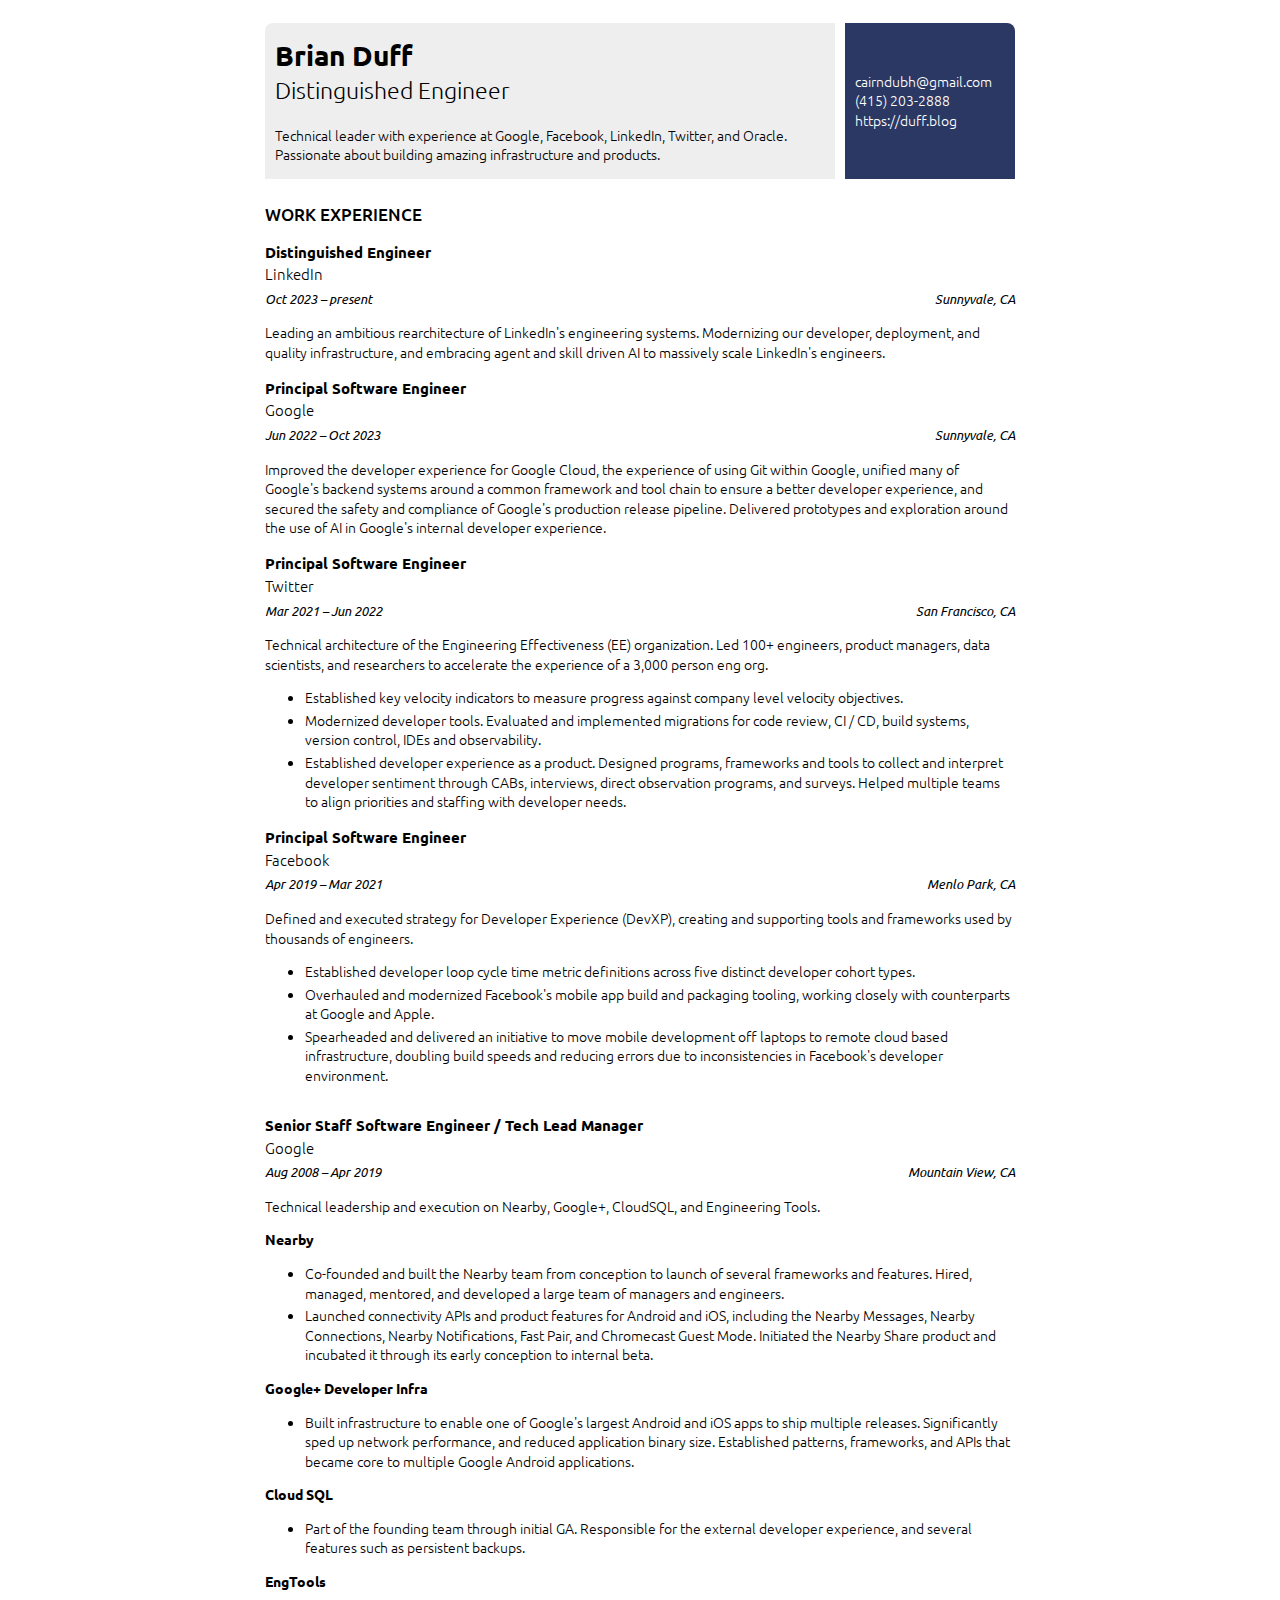
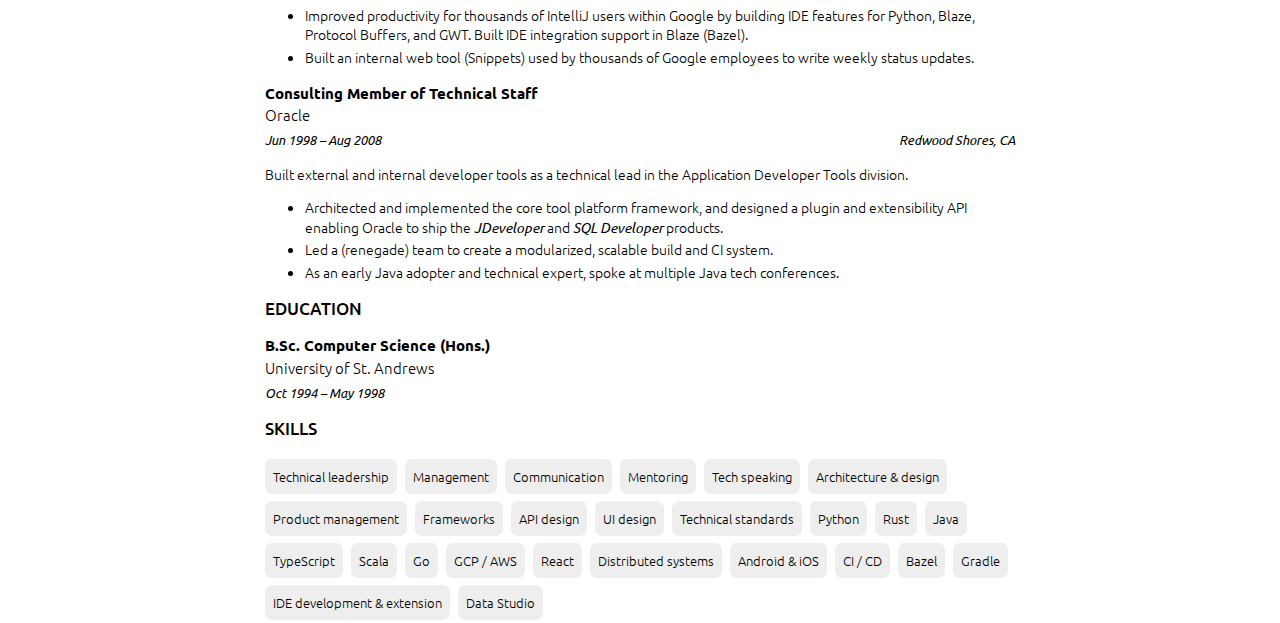
<file: index.html>
<html>

<head>
  <title>Brian Duff Resume</title>
  <link rel="preconnect" href="https://fonts.googleapis.com">
  <link rel="preconnect" href="https://fonts.gstatic.com" crossorigin>
  <link href="https://fonts.googleapis.com/css2?family=Ubuntu:wght@300&display=swap" rel="stylesheet">
  <link href="https://fonts.googleapis.com/css2?family=Ubuntu:wght@400&display=swap" rel="stylesheet">
  <link href="https://fonts.googleapis.com/css2?family=Ubuntu:wght@500&display=swap" rel="stylesheet">
  <link rel="stylesheet" type="text/css" href="resume.css" />
</head>

<body>
  <div class="content">

    <header>
      <section id="name">
        <h1>
          Brian Duff
          <div class="title">Distinguished Engineer</div>
        </h1>
        <p>
          Technical leader with experience at Google, Facebook, LinkedIn, Twitter, and Oracle.
          Passionate about building amazing infrastructure and products.
        </p>
      </section>

      <section id="contact">
        <div>
          <a href="mailto:cairndubh@gmail.com">cairndubh@gmail.com</a>
          <a href="tel:415-203-2888">(415) 203-2888</a>
          <a href="https://duff.blog">https://duff.blog</a>
        </div>
      </section>
    </header>

    <section id="main">
      <section id="experience">
        <section>
          <h2>Work Experience</h2>

          <section id="linkedin">
            <h3>
              Distinguished Engineer
              <div>LinkedIn</div>
              <div class="Dates">
                <span>Oct 2023 – present</span>
                <span>Sunnyvale, CA</span>
              </div>
            </h3>
            <p>
              Leading an ambitious rearchitecture of LinkedIn's engineering systems. Modernizing
              our developer, deployment, and quality infrastructure, and embracing agent and
              skill driven AI to massively scale LinkedIn's engineers.
            </p>
          </section>


          <section id="google2">
            <h3>
              Principal Software Engineer
              <div>Google</div>
              <div class="Dates">
                <span>Jun 2022 – Oct 2023</span>
                <span>Sunnyvale, CA</span>
              </div>
            </h3>
            <p>
              Improved the developer experience for Google Cloud, the experience of
              using Git within Google, unified many of Google's backend
              systems around a common framework and tool chain to ensure a better developer
              experience, and secured the safety and compliance of Google's production release
              pipeline. Delivered prototypes and exploration around the use of AI in Google's
              internal developer experience.
            </p>
          </section>

          <section id="twitter">
            <h3>
              Principal Software Engineer
              <div>Twitter</div>
              <div class="Dates">
                <span>Mar 2021 – Jun 2022</span>
                <span>San Francisco, CA</span>
              </div>
            </h3>
            <p>
              Technical architecture of the Engineering
              Effectiveness (EE) organization. Led 100+ engineers, product
              managers, data scientists, and researchers to accelerate the
              experience of a 3,000 person eng org.
            </p>
            <ul>
              <li>
                Established key velocity indicators to measure progress against company
                level velocity objectives.
              </li>
              <li>
                Modernized developer tools. Evaluated and implemented migrations for code review, CI / CD, build
                systems, version control, IDEs and observability.
              </li>
              <li>
                Established developer experience as a product. Designed
                programs, frameworks and tools to collect and interpret developer sentiment
                through CABs, interviews, direct observation programs, and surveys. Helped
                multiple teams to align priorities and staffing with developer needs.
              </li>
            </ul>
          </section>

          <section id="facebook" class="pageBreak">
            <h3>
              Principal Software Engineer
              <div>Facebook</div>
              <div class="Dates">
                <span>Apr 2019 – Mar 2021</span>
                <span>Menlo Park, CA</span>
              </div>
            </h3>
            <p>
              Defined and executed strategy for Developer Experience (DevXP), creating and
              supporting tools and frameworks used by thousands of engineers.
            <ul>
              <li>
                Established developer loop cycle time metric definitions across five distinct
                developer cohort types.
              </li>
              <li>
                Overhauled and modernized Facebook's mobile app build and packaging tooling,
                working closely with counterparts at Google and Apple.
              </li>
              <li>
                Spearheaded and delivered an initiative to move mobile development off laptops
                to remote cloud based infrastructure, doubling build speeds and reducing
                errors due to inconsistencies in Facebook's developer environment.
              </li>
            </ul>
            </p>
          </section>

        </section>

      </section>

    </section>

    <section>
      <section id="google">
        <h3>
          Senior Staff Software Engineer / Tech Lead Manager
          <div>Google</div>
          <div class="Dates">
            <span>Aug 2008 – Apr 2019</span>
            <span>Mountain View, CA</span>
          </div>
        </h3>
        <p>
          Technical leadership and execution on Nearby, Google+, CloudSQL, and Engineering Tools.
        </p>
        <h4>Nearby</h4>
        <ul>
          <li>
            Co-founded and built the Nearby team from conception to launch of several frameworks
            and features. Hired, managed, mentored, and developed a large team of managers and
            engineers.
          </li>
          <li>
            Launched connectivity APIs and product features for Android and iOS, including the
            Nearby Messages, Nearby Connections, Nearby Notifications, Fast Pair, and Chromecast
            Guest Mode. Initiated the Nearby Share product and incubated it through its early
            conception to internal beta.
          </li>
        </ul>
        <h4>Google+ Developer Infra</h4>
        <ul>
          <li>
            Built infrastructure to enable one of Google's largest Android and iOS apps to ship
            multiple releases. Significantly sped up network performance, and reduced application
            binary size. Established patterns, frameworks, and APIs that became core to multiple
            Google Android applications.
          </li>
        </ul>
        <h4>Cloud SQL</h4>
        <ul>
          <li>
            Part of the founding team through initial GA. Responsible for the external developer
            experience, and several features such as persistent backups.
          </li>
        </ul>
        <h4>EngTools</h4>
        <ul>
          <li>
            Improved productivity for thousands of IntelliJ users within Google by building IDE features for
            Python, Blaze, Protocol Buffers, and GWT. Built IDE integration support in Blaze (Bazel).
          </li>
          <li>
            Built an internal web tool (Snippets) used by thousands of Google employees to write weekly status
            updates.
          </li>
        </ul>
      </section>

      <section id="oracle" class="pageBreak">
        <h3>
          Consulting Member of Technical Staff
          <div>Oracle</div>
          <div class="Dates">
            <span>Jun 1998 – Aug 2008</span>
            <span>Redwood Shores, CA</span>
          </div>
        </h3>
        <p>
          Built external and internal developer tools as a technical lead in the
          Application Developer Tools division.
        <ul>
          <li>
            Architected and implemented the core tool platform framework, and designed a
            plugin and extensibility API enabling Oracle to ship the <i>JDeveloper</i> and <i>SQL Developer</i>
            products.
          </li>
          <li>
            Led a (renegade) team to create a modularized, scalable build and CI system.
          </li>
          <li>
            As an early Java adopter and technical expert, spoke at multiple Java tech conferences.
          </li>
        </ul>
        </p>
      </section>

      <section>
        <h2>Education</h2>

        <section>
          <h3>
            B.Sc. Computer Science (Hons.)
            <div>University of St. Andrews</div>
            <div class="Dates">
              <span>Oct 1994 – May 1998</span>
              <span></span>
            </div>
          </h3>
        </section>
      </section>
    </section>
    <section id="skills">
      <h2>Skills</h2>
      <ul>
        <li>Technical leadership</li>
        <li>Management</li>
        <li>Communication</li>
        <li>Mentoring</li>
        <li>Tech speaking</li>
        <li>Architecture & design</li>
        <li>Product management</li>
        <li>Frameworks</li>
        <li>API design</li>
        <li>UI design</li>
        <li>Technical standards</li>
        <li>Python</li>
        <li>Rust</li>
        <li>Java</li>
        <li>TypeScript</li>
        <li>Scala</li>
        <li>Go</li>
        <li>GCP / AWS</li>
        <li>React</li>
        <li>Distributed systems</li>
        <li>Android & iOS</li>
        <li>CI / CD</li>
        <li>Bazel</li>
        <li>Gradle</li>
        <li>IDE development & extension</li>
        <li>Data Studio</li>
      </ul>
    </section>
  </div>
</body>

</html>
</file>
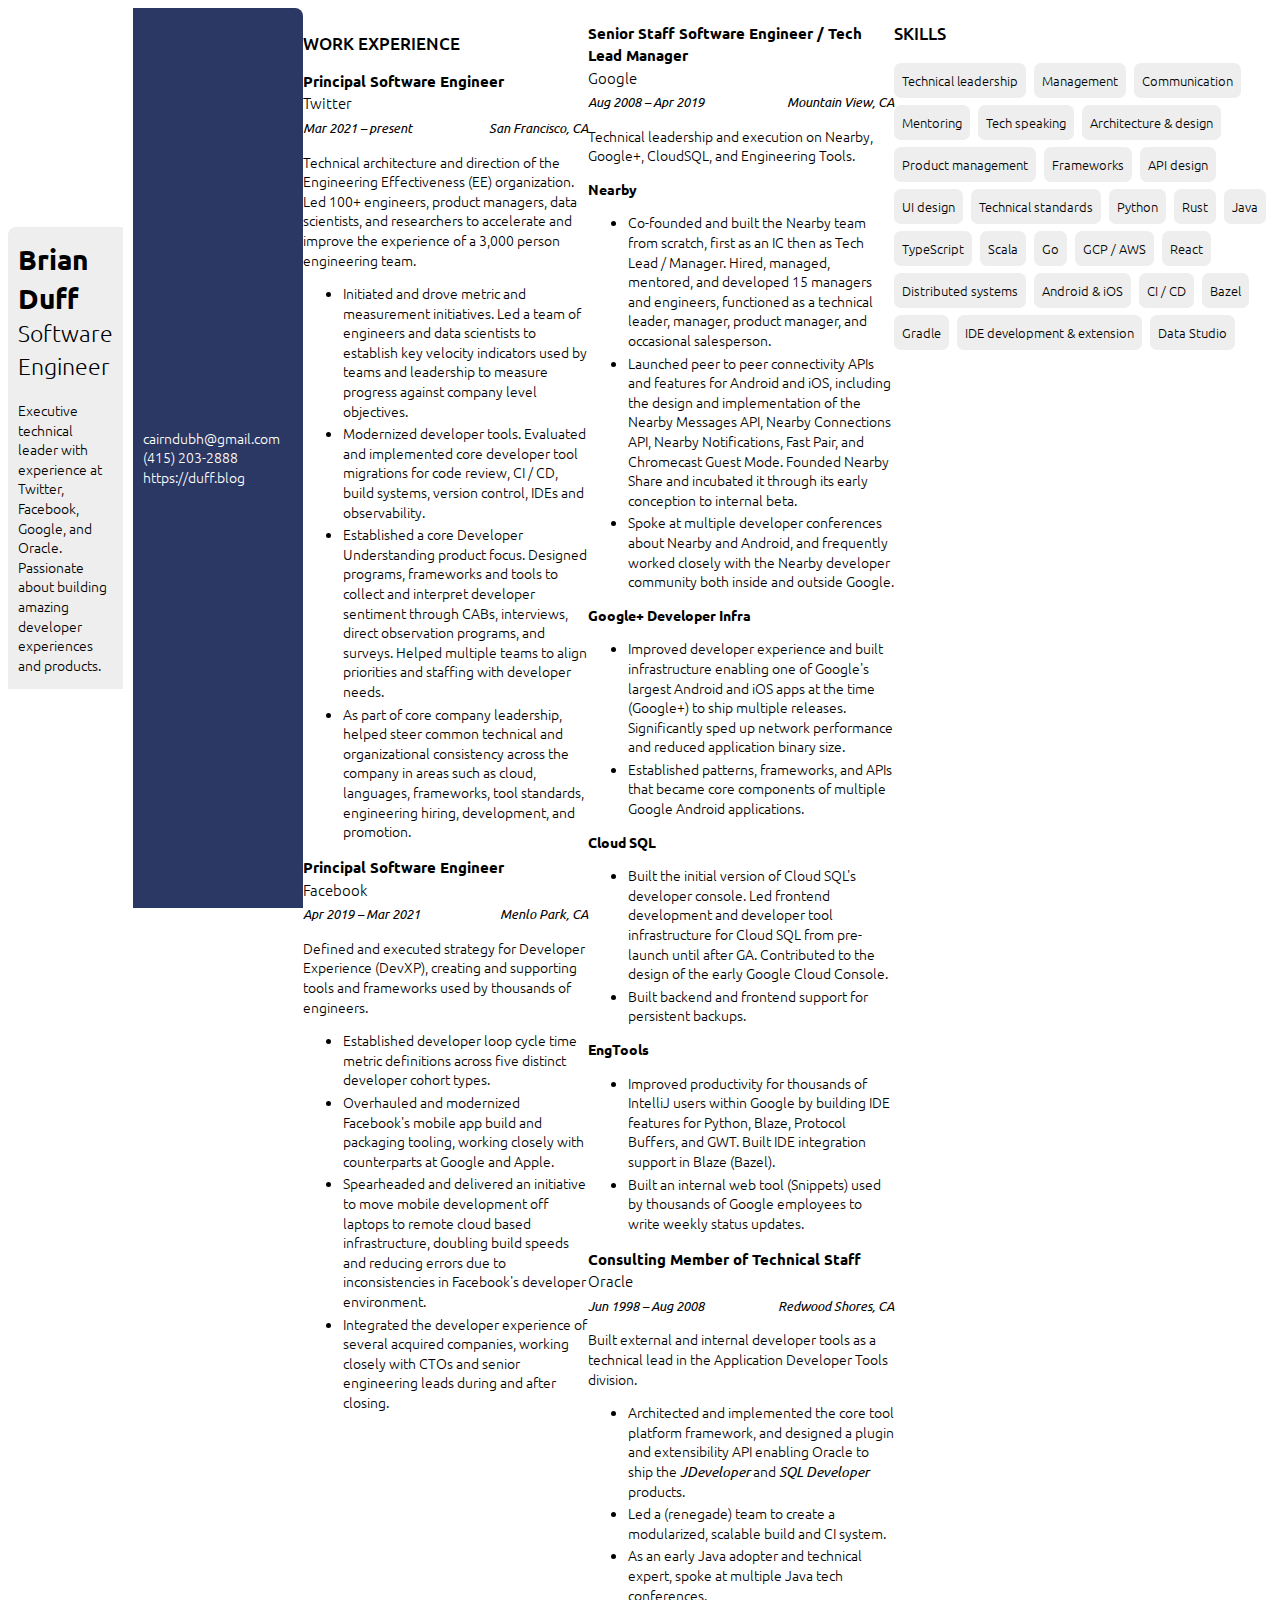
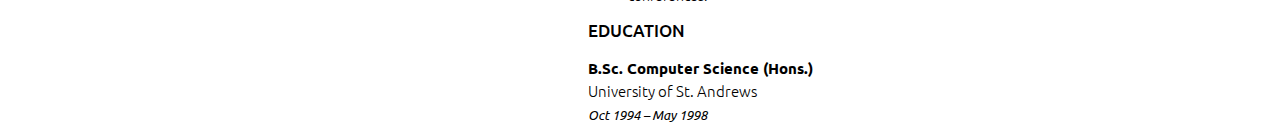
<file: resume.html>
<html>
  <head>
    <title>Brian Duff Resume</title>
    <link rel="preconnect" href="https://fonts.googleapis.com">
    <link rel="preconnect" href="https://fonts.gstatic.com" crossorigin>
    <link href="https://fonts.googleapis.com/css2?family=Ubuntu:wght@300&display=swap" rel="stylesheet">
    <link href="https://fonts.googleapis.com/css2?family=Ubuntu:wght@400&display=swap" rel="stylesheet">
    <link href="https://fonts.googleapis.com/css2?family=Ubuntu:wght@500&display=swap" rel="stylesheet">
    <link rel="stylesheet" type="text/css" href="resume.css" />
  </head>
  <body>

    <header>
      <section id="name">
        <h1>
          Brian Duff
          <div class="title">Software Engineer</div>
        </h1>
        <p>
          Executive technical leader with experience at Twitter, Facebook, Google, and Oracle.
          Passionate about building amazing developer experiences and products.
        </p>
      </section>

      <section id="contact">
        <div>
          <a href="mailto:cairndubh@gmail.com">cairndubh@gmail.com</a>
          <a href="tel:415-203-2888">(415) 203-2888</a>
          <a href="https://duff.blog">https://duff.blog</a>
        </div>
      </section>
    </header>

    <section id="main">
      <section id="experience">
        <section>
          <h2>Work Experience</h2>

          <section id="twitter">
            <h3>
              Principal Software Engineer
              <div>Twitter</div>
              <div class="Dates">
                <span>Mar 2021 – present</span>
                <span>San Francisco, CA</span>
              </div>
            </h3>
            <p>
              Technical architecture and direction of the Engineering
              Effectiveness (EE) organization. Led 100+ engineers, product
              managers, data scientists, and researchers to accelerate and improve the
              experience of a 3,000 person engineering team.
            </p>
            <ul>
              <li>
                Initiated and drove metric and measurement initiatives. Led a
                team of engineers and data scientists to establish key velocity indicators
                used by teams and leadership to measure progress against company level objectives.
              </li>
              <li>
                Modernized developer tools. Evaluated and implemented
                core developer tool migrations for code review, CI / CD, build
                systems, version control, IDEs and observability.
              </li>
              <li>
                Established a core Developer Understanding product focus. Designed
                programs, frameworks and tools to collect and interpret developer sentiment
                through CABs, interviews, direct observation programs, and surveys. Helped
                multiple teams to align priorities and staffing with developer needs.
              </li>
              <li>
                As part of core company leadership, helped steer common technical and
                organizational consistency across the company in areas such as cloud, languages,
                frameworks, tool standards, engineering hiring, development, and promotion.
              </li>
            </ul>
          </section>

          <section id="facebook">
            <h3>
              Principal Software Engineer
              <div>Facebook</div>
              <div class="Dates">
                <span>Apr 2019 – Mar 2021</span>
                <span>Menlo Park, CA</span>
              </div>
            </h3>
            <p>
              Defined and executed strategy for Developer Experience (DevXP), creating and
              supporting tools and frameworks used by thousands of engineers.
              <ul>
                <li>
                  Established developer loop cycle time metric definitions across five distinct
                  developer cohort types.
                </li>
                <li>
                  Overhauled and modernized Facebook's mobile app build and packaging tooling,
                  working closely with counterparts at Google and Apple.
                </li>
                <li>
                  Spearheaded and delivered an initiative to move mobile development off laptops
                  to remote cloud based infrastructure, doubling build speeds and reducing
                  errors due to inconsistencies in Facebook's developer environment.
                </li>
                <li>
                  Integrated the developer experience of several acquired companies, working
                  closely with CTOs and senior engineering leads during and after closing.
                </li>
              </ul>
            </p>
          </section>

        </section>

      </section>

      <!-- <section id="skills">
        <h2>Skills</h2>
      </section> -->

    </section>

    <section>
      <section id="google">
        <h3>
          Senior Staff Software Engineer / Tech Lead Manager
          <div>Google</div>
          <div class="Dates">
            <span>Aug 2008 – Apr 2019</span>
            <span>Mountain View, CA</span>
          </div>
        </h3>
        <p>
          Technical leadership and execution on Nearby, Google+, CloudSQL, and Engineering Tools.
        </p>
        <h4>Nearby</h4>
        <ul>
          <li>
            Co-founded and built the Nearby team from scratch, first as an IC then as Tech Lead / Manager.
            Hired, managed, mentored, and developed 15 managers and engineers, functioned as a technical
            leader, manager, product manager, and occasional salesperson.
          </li>
          <li>
            Launched peer to peer connectivity APIs and features for Android and iOS, including the
            design and implementation of the Nearby Messages API, Nearby Connections API, Nearby Notifications,
            Fast Pair, and Chromecast Guest Mode. Founded Nearby Share and incubated it through its early conception to internal beta.
          </li>
          <li>
            Spoke at multiple developer conferences about Nearby and Android, and frequently worked
            closely with the Nearby developer community both inside and outside Google.
          </li>
        </ul>
        <h4>Google+ Developer Infra</h4>
        <ul>
          <li>
            Improved developer experience and built infrastructure enabling one of Google's largest
            Android and iOS apps at the time (Google+) to ship multiple releases. Significantly sped
            up network performance and reduced application binary size.
          </li>
          <li>
            Established patterns, frameworks, and APIs that became core components of multiple Google
            Android applications.
          </li>
        </ul>
        <h4>Cloud SQL</h4>
        <ul>
          <li>
            Built the initial version of Cloud SQL's developer console. Led frontend development and developer tool
            infrastructure for Cloud SQL from pre-launch until after GA. Contributed to the design of the early
            Google Cloud Console.
          </li>
          <li>
            Built backend and frontend support for persistent backups.
          </li>
        </ul>
        <h4>EngTools</h4>
        <ul>
          <li>
            Improved productivity for thousands of IntelliJ users within Google by building IDE features for
            Python, Blaze, Protocol Buffers, and GWT. Built IDE integration support in Blaze (Bazel).
          </li>
          <li>
            Built an internal web tool (Snippets) used by thousands of Google employees to write weekly status
            updates.
          </li>
        </ul>
      </section>

      <section id="oracle">
        <h3>
          Consulting Member of Technical Staff
          <div>Oracle</div>
          <div class="Dates">
            <span>Jun 1998 – Aug 2008</span>
            <span>Redwood Shores, CA</span>
          </div>
        </h3>
        <p>
          Built external and internal developer tools as a technical lead in the
          Application Developer Tools division.
          <ul>
            <li>
              Architected and implemented the core tool platform framework, and designed a
              plugin and extensibility API enabling Oracle to ship the <i>JDeveloper</i> and <i>SQL Developer</i>
              products.
            </li>
            <li>
              Led a (renegade) team to create a modularized, scalable build and CI system.
            </li>
            <li>
              As an early Java adopter and technical expert, spoke at multiple Java tech conferences.
            </li>
          </ul>
        </p>
      </section>

      <section>
        <h2>Education</h2>

        <section>
          <h3>
            B.Sc. Computer Science (Hons.)
            <div>University of St. Andrews</div>
            <div class="Dates">
              <span>Oct 1994 – May 1998</span>
              <span></span>
            </div>
          </h3>
        </section>
      </section>
    </section>
    <section id="skills">
      <h2>Skills</h2>
      <ul>
        <li>Technical leadership</li>
        <li>Management</li>
        <li>Communication</li>
        <li>Mentoring</li>
        <li>Tech speaking</li>
        <li>Architecture & design</li>
        <li>Product management</li>
        <li>Frameworks</li>
        <li>API design</li>
        <li>UI design</li>
        <li>Technical standards</li>
        <li>Python</li>
        <li>Rust</li>
        <li>Java</li>
        <li>TypeScript</li>
        <li>Scala</li>
        <li>Go</li>
        <li>GCP / AWS</li>
        <li>React</li>
        <li>Distributed systems</li>
        <li>Android & iOS</li>
        <li>CI / CD</li>
        <li>Bazel</li>
        <li>Gradle</li>
        <li>IDE development & extension</li>
        <li>Data Studio</li>
      </ul>
    <section>
  </body>
</html>
</file>
<file: resume.css>
:root {
  --bg: #ffffff;
  --panel-bg: rgb(238, 238, 238);
  --panel-fg: black;
  --contact-bg: rgb(43, 56, 99);
  --contact-fg: white;
  --panel-side-margin: 10px;
  --right-panel-width: 150px;
}

html {
  font-family: "Ubuntu", sans-serif;
  font-weight: 300;
  font-size: 10.5pt;
  line-height: 1.4;
  height: 100%;
}

body {
  display: flex;
  justify-content: center;
  height: 100%;
}

.content {
  max-width: 750px;
  padding: 15px 15px 0px 15px;
  height: 100%;
}

header {
  display: flex;
  gap: 10px;
}

#main {
  display: flex;
  gap: 10px;
  margin-top: 10px;
}

#name {
  align-self: center;
  background-color: var(--panel-bg);
  color: var(--panel-fg);
  padding: 0px var(--panel-side-margin) 0px var(--panel-side-margin);
  border-radius: 8px 0px 0px 0px;
  flex: 1;
}

#contact {
  align-self: stretch;
  justify-self: stretch;
  background-color: var(--contact-bg);
  color: var(--contact-fg);
  padding: 24px var(--panel-side-margin) 24px var(--panel-side-margin);
  border-radius: 0px 8px 0px 0px;
  display: flex;
  align-items: center;
  justify-content: start;
  width: var(--right-panel-width);
}

#contact a,
#contact a:visited,
#contact a:link {
  display: block;
  text-decoration: none;
  color: white;
}

/* #skills {
  background-color: var(--panel-bg);
  color: var(--panel-fg);
  padding: var(--panel-side-margin) var(--panel-side-margin) 24px
    var(--panel-side-margin);
  border-radius: 0px 0px 8px 0px;
  width: var(--right-panel-width);
} */

h2 {
  text-transform: uppercase;
  font-weight: 500;
  font-size: 1.2em;
}

h3 {
  font-size: 1.1em;
}

/* Style for sub h3 headings (e.g. company names) */
h3 div {
  font-weight: 300;
}

/* Style for sub h1 headings (e.g. current title) */
h1 div {
  font-weight: 300;
  font-size: smaller;
}

.Dates {
  display: grid;
  grid-template-columns: 1fr 1fr;
  font-size: small;
  font-style: italic;
  margin-top: 5px;
}

.Dates span:last-child {
  justify-self: end;
}

#experience {
  flex: 1;
}

.pageBreak {
  page-break-before: always;
}

li:not(:last-child) {
  margin-bottom: 3px;
}

@media print {
  @page {
    size: letter;
    margin: 0.5in;
  }
}

h1 {
  margin-top: 12px;
}

h4 {
  margin-top: 5px;
  margin-bottom: 5px;
}

#skills li {
  background-color: var(--panel-bg);
  color: var(--panel-fg);
  padding: 8px;
  border-radius: 7px;
  margin-right: 5px;
  display: inline;
  list-style-type: none;
  white-space: nowrap;
  font-size: small;
}

#skills ul {
  padding-inline-start: 0px;
  line-height: 3;
}
</file>
